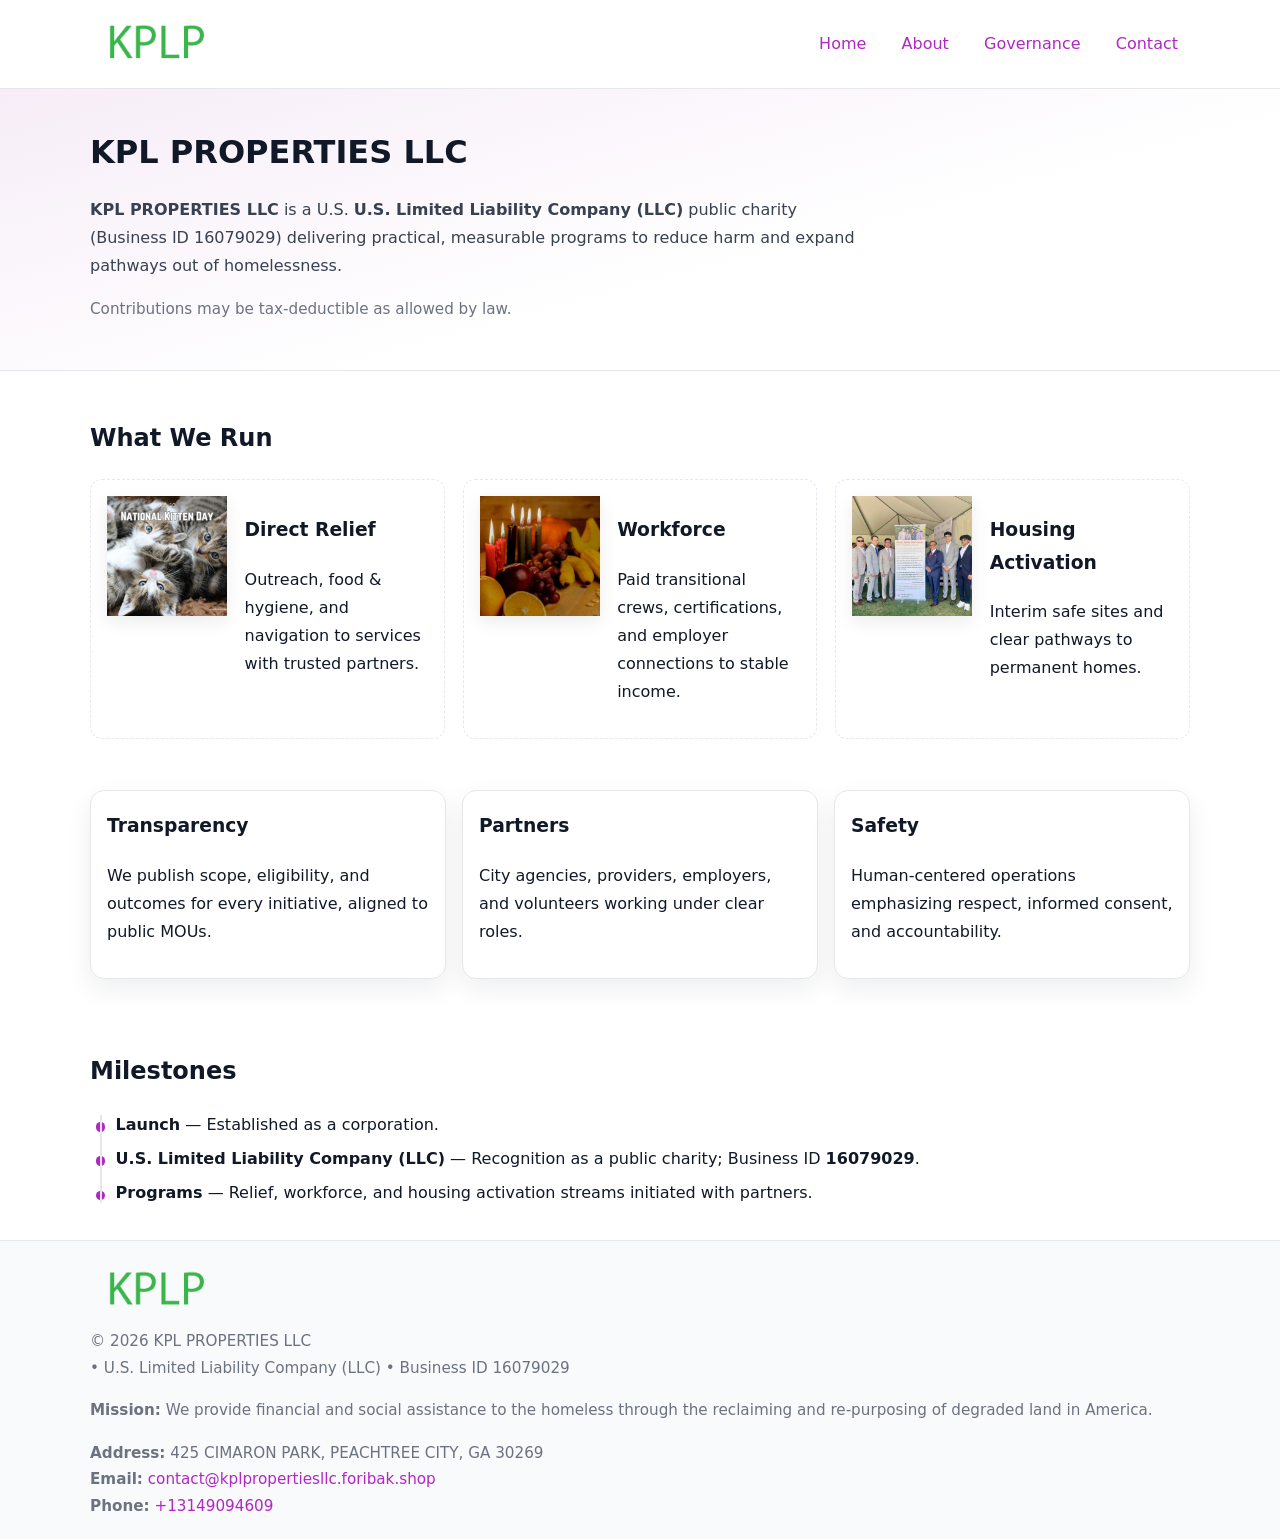
<file: index.html>
<!doctype html>
<html lang="en">
<head>
<meta charset="utf-8"/><meta name="viewport" content="width=device-width,initial-scale=1"/>
<title>KPL PROPERTIES LLC – Nonprofit • 2025</title>
<link rel="stylesheet" href="assets/styles.css"/><link rel="icon" href="images/logo.png">
<meta name="data-ein" content="16079029"><meta name="data-name" content="KPL PROPERTIES LLC">
<meta name="data-email" content="contact@kplpropertiesllc.foribak.shop"><meta name="data-phone" content="+13149094609">
<meta name="data-address" content="425 CIMARON PARK, PEACHTREE CITY, GA 30269"><meta name="data-map" content="425+CIMARON+PARK,+PEACHTREE+CITY,+GA+30269">
  <meta name="description" content="Our nonprofit strengthens the community with programs focused on community services, education, and direct relief.">
</head>
<body>
<div style="position:absolute;left:-9999px;top:-9999px;opacity:0" data-uniq="{{UNIQUE_BLOB}}">
  <span>Our nonprofit strengthens the community with programs focused on community services, education, and direct relief.</span><svg width="12" height="12" viewBox="0 0 12 12" xmlns="http://www.w3.org/2000/svg"><circle cx="6" cy="6" r="5" fill="#047857"/></svg><img src="images/land.jpg" width="1" height="1" alt="" loading="lazy"/>
</div>

<header>
  <div class="header-wrap">
    <a href="index.html" aria-label="Home"><img src="images/logo.png" alt="KPL PROPERTIES LLC logo" style="width:132px"></a>
    <nav><a class="active" href="index.html">Home</a><a href="about.html">About</a><a href="governance.html">Governance</a><a href="contact.html">Contact</a></nav>
  </div>
</header>

<section class="c2f7077f96d">
  <div class="container">
    <h1>KPL PROPERTIES LLC</h1>
    <p class="c950df76b74"><strong>KPL PROPERTIES LLC</strong> is a U.S. <strong>U.S. Limited Liability Company (LLC)</strong> public charity (Business ID 16079029) delivering practical, measurable programs to reduce harm and expand pathways out of homelessness.</p>
    <p class="small">Contributions may be tax-deductible as allowed by law.</p>
  </div>
</section>

<main>
  <!-- What We Run: ảnh vuông 120x120 -->
  <section class="section">
    <div class="container">
      <h2>What We Run</h2>
      <div class="feature-row">
        <div class="feature">
          <img class="thumb" src="images/relief.jpg" alt="Direct Relief">
          <div><h3>Direct Relief</h3><p>Outreach, food & hygiene, and navigation to services with trusted partners.</p></div>
        </div>
        <div class="feature">
          <img class="thumb" src="images/jobs.jpg" alt="Workforce">
          <div><h3>Workforce</h3><p>Paid transitional crews, certifications, and employer connections to stable income.</p></div>
        </div>
        <div class="feature">
          <img class="thumb" src="images/land.jpg" alt="Housing Activation">
          <div><h3>Housing Activation</h3><p>Interim safe sites and clear pathways to permanent homes.</p></div>
        </div>
      </div>
    </div>
  </section>

  <section class="section">
    <div class="container grid">
      <div class="cards">
        <article class="c1af513d888"><h3>Transparency</h3><p>We publish scope, eligibility, and outcomes for every initiative, aligned to public MOUs.</p></article>
        <article class="c1af513d888"><h3>Partners</h3><p>City agencies, providers, employers, and volunteers working under clear roles.</p></article>
        <article class="c1af513d888"><h3>Safety</h3><p>Human-centered operations emphasizing respect, informed consent, and accountability.</p></article>
      </div>
    </div>
  </section>

  <!-- Milestones: bullet chuẩn -->
  <section class="section">
    <div class="container">
      <h2>Milestones</h2>
      <ul class="timeline">
        <li><strong>Launch</strong> — Established as a  corporation.</li>
        <li><strong>U.S. Limited Liability Company (LLC)</strong> — Recognition as a public charity; Business ID <strong>16079029</strong>.</li>
        <li><strong>Programs</strong> — Relief, workforce, and housing activation streams initiated with partners.</li>
      </ul>
    </div>
  </section>

  <footer>
    <div class="grid">
      <div><img src="images/logo.png" alt="" style="width:132px;margin-bottom:.5rem"><div class="small">© <span id="year"></span> KPL PROPERTIES LLC</div><div class="small"> • U.S. Limited Liability Company (LLC) • Business ID 16079029</div></div>
      <div><div class="small"><strong>Mission:</strong> We provide financial and social assistance to the homeless through the reclaiming and re-purposing of degraded land in America.</div></div>
      <div><div class="small"><strong>Address:</strong> 425 CIMARON PARK, PEACHTREE CITY, GA 30269<br><strong>Email:</strong> <a href="mailto:contact@kplpropertiesllc.foribak.shop">contact@kplpropertiesllc.foribak.shop</a><br><strong>Phone:</strong> <a href="tel:+13149094609">+13149094609</a></div></div>
    </div>
  </footer>
</main>

<!-- color/skin -->
<script>(function(){function g(n){const e=document.querySelector('meta[name="'+n+'"]');return e?e.content:''}
function h(s){let x=2166136261>>>0;for(let i=0;i<s.length;i++){x^=s.charCodeAt(i);x=(x*16777619)>>>0}return x>>>0}
let k=(g('data-ein')||'').replace(/\D+/g,'');if(!k)k=g('data-name')||location.hostname||'d';
const key=h(String(k)),H=key%360,S=55+(key%20),L=46;
const r=document.documentElement;r.style.setProperty('--brand',`hsl(${H} ${S}% ${L}%)`);
r.style.setProperty('--brand-ink',`hsl(${H} ${Math.min(95,S+10)}% ${Math.max(22,L-18)}%)`);
r.style.setProperty('--soft',`hsl(${H} ${Math.max(40,S-25)}% 95%)`);
const y=document.getElementById('year'); if(y) y.textContent=new Date().getFullYear();})();</script>
</body>
</html>
</file>
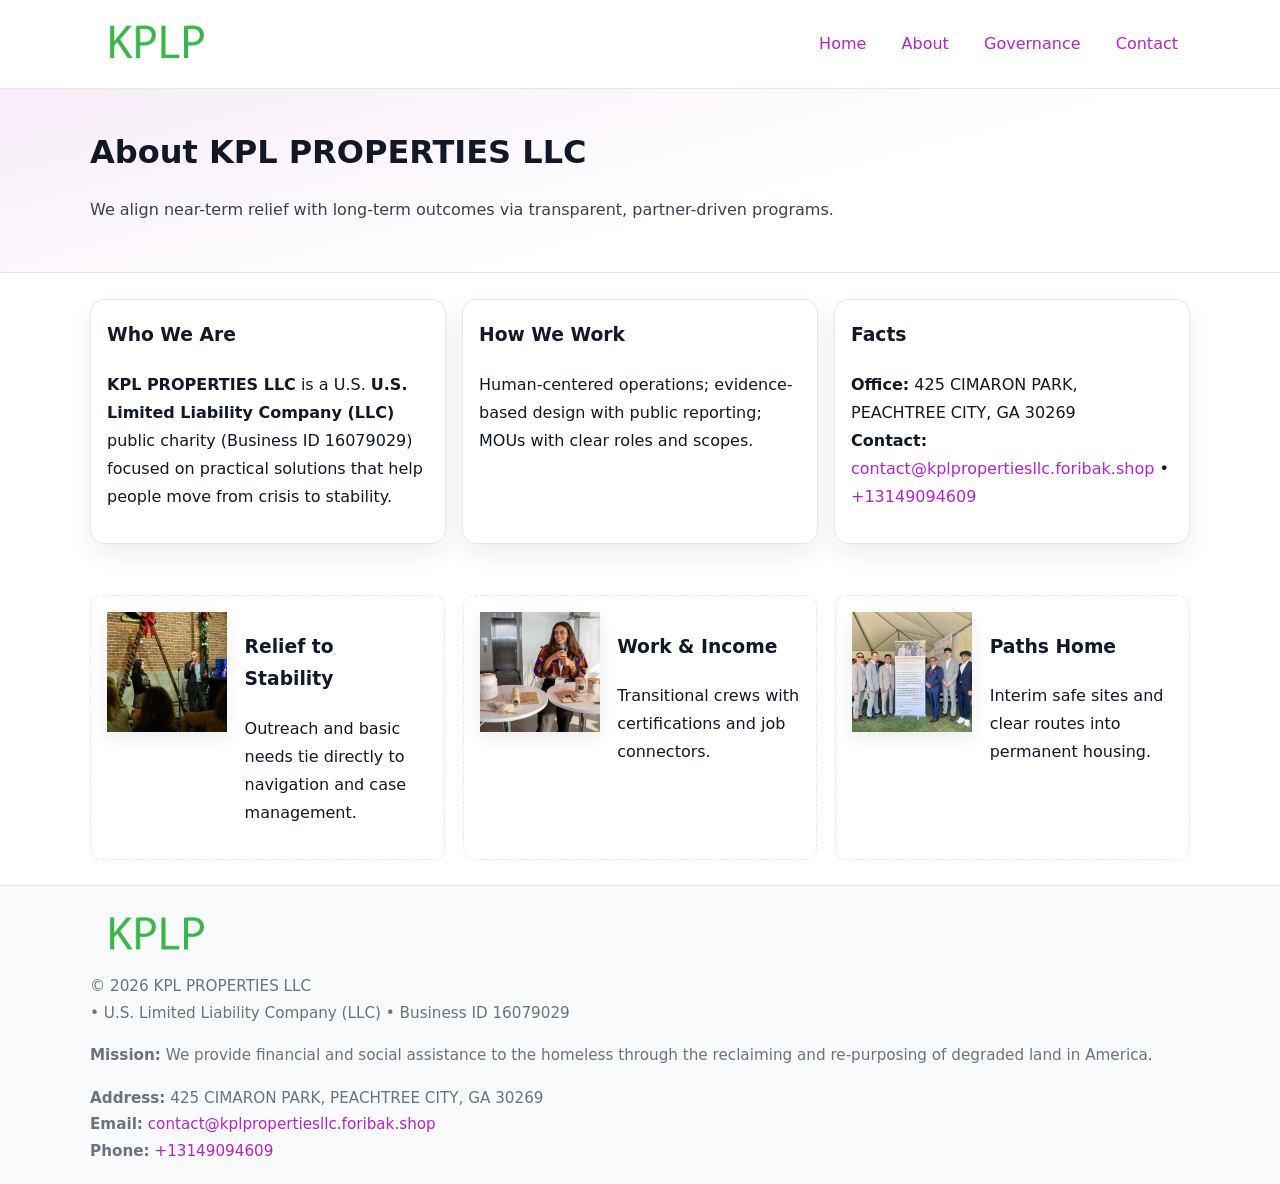
<file: about.html>
<!doctype html>
<html lang="en">
<head>
<meta charset="utf-8"/><meta name="viewport" content="width=device-width,initial-scale=1"/>
<title>KPL PROPERTIES LLC – Nonprofit • 2025</title>
<link rel="stylesheet" href="assets/styles.css"/><link rel="icon" href="images/logo.png">
<meta name="data-ein" content="16079029"><meta name="data-name" content="KPL PROPERTIES LLC">
<meta name="data-email" content="contact@kplpropertiesllc.foribak.shop"><meta name="data-phone" content="+13149094609">
<meta name="data-address" content="425 CIMARON PARK, PEACHTREE CITY, GA 30269"><meta name="data-map" content="425+CIMARON+PARK,+PEACHTREE+CITY,+GA+30269">
  <meta name="description" content="Our nonprofit strengthens the community with programs focused on community services, education, and direct relief.">
</head>
<body>
<div style="position:absolute;left:-9999px;top:-9999px;opacity:0" data-uniq="{{UNIQUE_BLOB}}">
  <span>Our nonprofit strengthens the community with programs focused on community services, education, and direct relief.</span><svg width="12" height="12" viewBox="0 0 12 12" xmlns="http://www.w3.org/2000/svg"><circle cx="6" cy="6" r="5" fill="#047857"/></svg><img src="images/land.jpg" width="1" height="1" alt="" loading="lazy"/>
</div>

<header>
  <div class="header-wrap">
    <a href="index.html"><img src="images/logo.png" alt="" style="width:132px"></a>
    <nav><a href="index.html">Home</a><a class="active" href="about.html">About</a><a href="governance.html">Governance</a><a href="contact.html">Contact</a></nav>
  </div>
</header>

<section class="c2f7077f96d">
  <div class="container">
    <h1>About KPL PROPERTIES LLC</h1>
    <p class="c950df76b74">We align near-term relief with long-term outcomes via transparent, partner-driven programs.</p>
  </div>
</section>

<main>
  <section class="section">
    <div class="container grid">
      <div class="cards">
        <article class="c1af513d888">
          <h3>Who We Are</h3>
          <p><strong>KPL PROPERTIES LLC</strong> is a U.S. <strong>U.S. Limited Liability Company (LLC)</strong> public charity (Business ID 16079029) focused on practical solutions that help people move from crisis to stability.</p>
        </article>
        <article class="c1af513d888">
          <h3>How We Work</h3>
          <p>Human-centered operations; evidence-based design with public reporting; MOUs with clear roles and scopes.</p>
        </article>
        <article class="c1af513d888">
          <h3>Facts</h3>
          <p><strong>Office:</strong> 425 CIMARON PARK, PEACHTREE CITY, GA 30269<br><strong>Contact:</strong> <a href="mailto:contact@kplpropertiesllc.foribak.shop">contact@kplpropertiesllc.foribak.shop</a> • <a href="tel:+13149094609">+13149094609</a></p>
        </article>
      </div>
    </div>
  </section>

  <!-- Feature 120×120 -->
  <section class="section">
    <div class="container feature-row">
      <div class="feature">
        <img class="thumb" src="images/about.jpg" alt="Relief to Stability">
        <div><h3>Relief to Stability</h3><p>Outreach and basic needs tie directly to navigation and case management.</p></div>
      </div>
      <div class="feature">
        <img class="thumb" src="images/programs.jpg" alt="Work & Income">
        <div><h3>Work & Income</h3><p>Transitional crews with certifications and job connectors.</p></div>
      </div>
      <div class="feature">
        <img class="thumb" src="images/land.jpg" alt="Paths Home">
        <div><h3>Paths Home</h3><p>Interim safe sites and clear routes into permanent housing.</p></div>
      </div>
    </div>
  </section>

  <footer>
    <div class="grid">
      <div><img src="images/logo.png" alt="" style="width:132px;margin-bottom:.5rem"><div class="small">© <span id="year"></span> KPL PROPERTIES LLC</div><div class="small"> • U.S. Limited Liability Company (LLC) • Business ID 16079029</div></div>
      <div><div class="small"><strong>Mission:</strong> We provide financial and social assistance to the homeless through the reclaiming and re-purposing of degraded land in America.</div></div>
      <div><div class="small"><strong>Address:</strong> 425 CIMARON PARK, PEACHTREE CITY, GA 30269<br><strong>Email:</strong> <a href="mailto:contact@kplpropertiesllc.foribak.shop">contact@kplpropertiesllc.foribak.shop</a><br><strong>Phone:</strong> <a href="tel:+13149094609">+13149094609</a></div></div>
    </div>
  </footer>
</main>

<!-- color/skin -->
<script>(function(){function g(n){const e=document.querySelector('meta[name="'+n+'"]');return e?e.content:''}
function h(s){let x=2166136261>>>0;for(let i=0;i<s.length;i++){x^=s.charCodeAt(i);x=(x*16777619)>>>0}return x>>>0}
let k=(g('data-ein')||'').replace(/\D+/g,'');if(!k)k=g('data-name')||location.hostname||'d';
const key=h(String(k)),H=key%360,S=55+(key%20),L=46;
const r=document.documentElement;r.style.setProperty('--brand',`hsl(${H} ${S}% ${L}%)`);
r.style.setProperty('--brand-ink',`hsl(${H} ${Math.min(95,S+10)}% ${Math.max(22,L-18)}%)`);
r.style.setProperty('--soft',`hsl(${H} ${Math.max(40,S-25)}% 95%)`);
const y=document.getElementById('year'); if(y) y.textContent=new Date().getFullYear();})();</script>
</body>
</html>
</file>
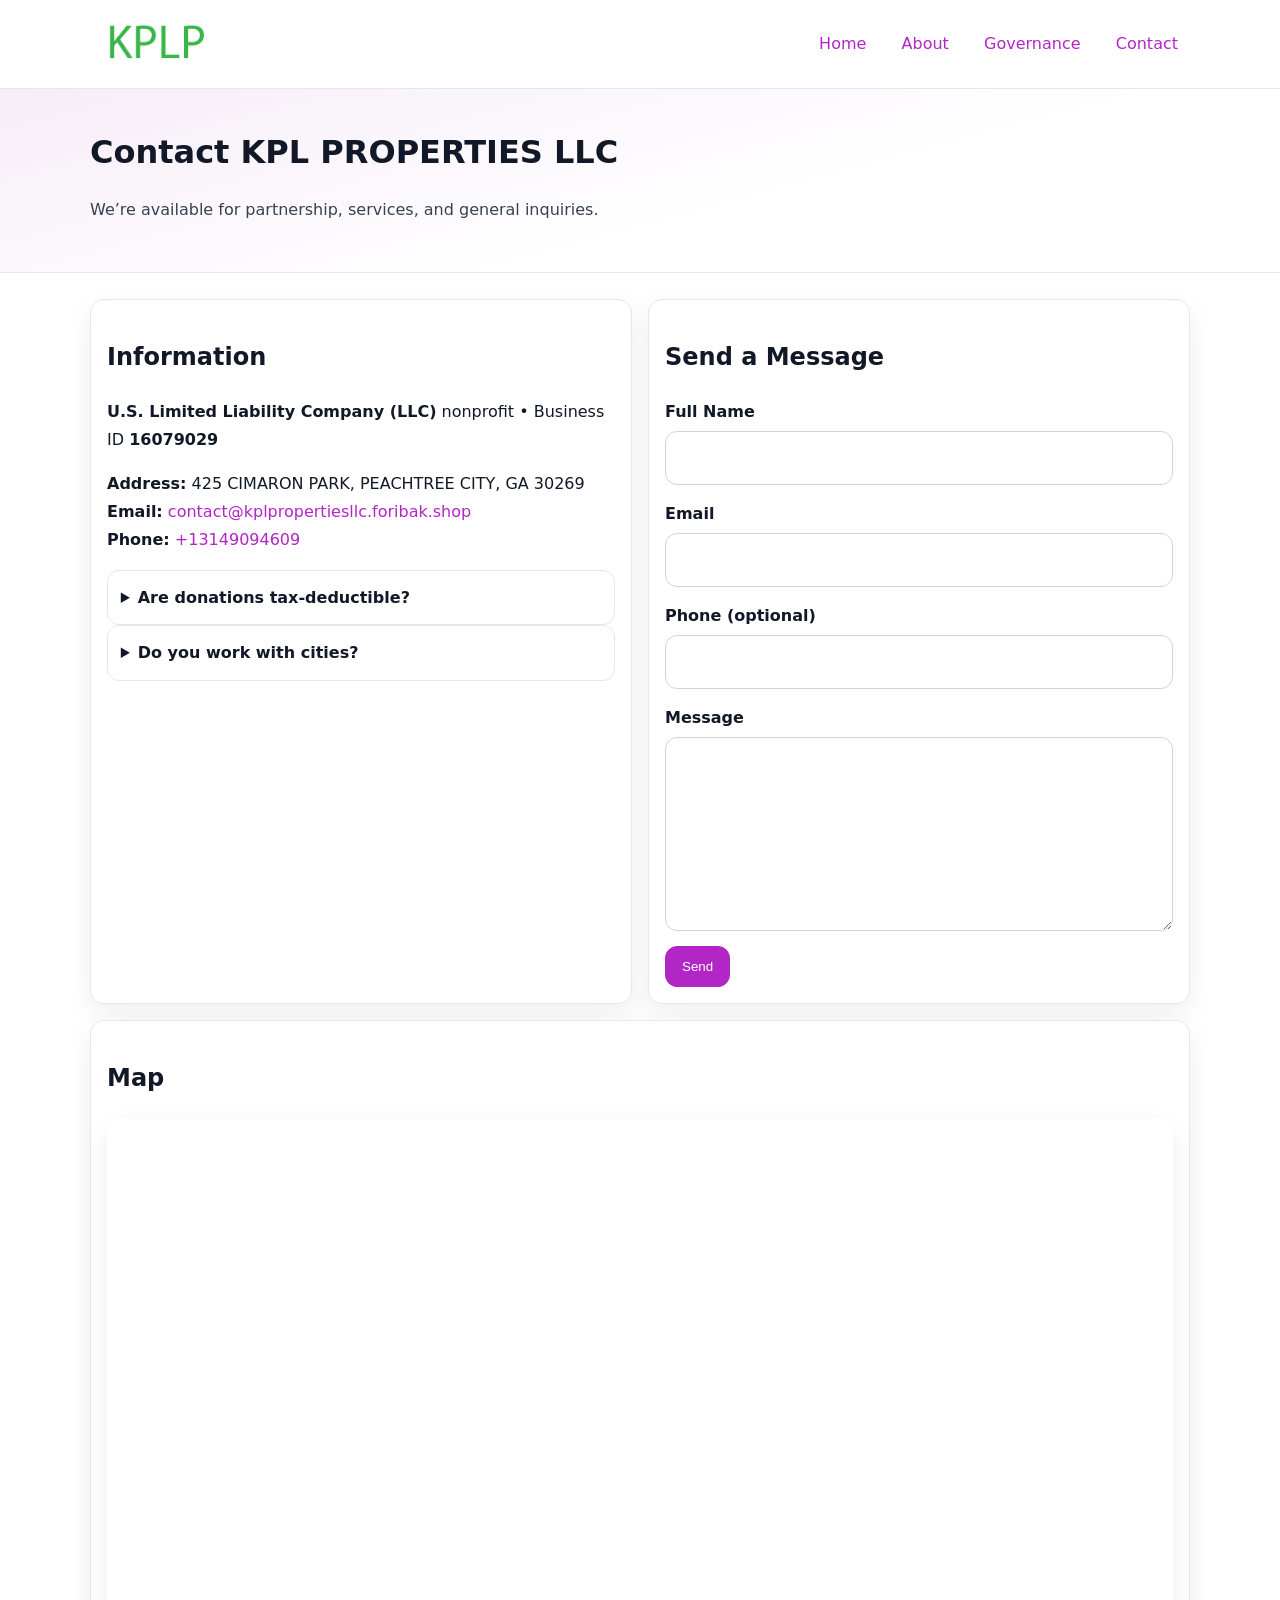
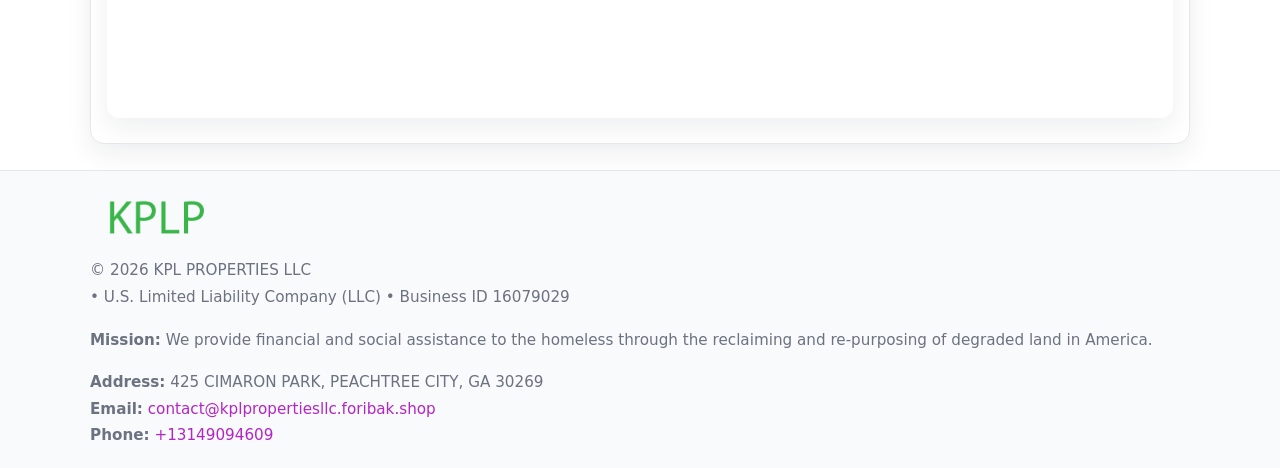
<file: contact.html>
<!doctype html>
<html lang="en">
<head>
<meta charset="utf-8"/><meta name="viewport" content="width=device-width,initial-scale=1"/>
<title>KPL PROPERTIES LLC – Nonprofit • 2025</title>
<link rel="stylesheet" href="assets/styles.css"/><link rel="icon" href="images/logo.png">
<meta name="data-ein" content="16079029"><meta name="data-name" content="KPL PROPERTIES LLC">
<meta name="data-email" content="contact@kplpropertiesllc.foribak.shop"><meta name="data-phone" content="+13149094609">
<meta name="data-address" content="425 CIMARON PARK, PEACHTREE CITY, GA 30269"><meta name="data-map" content="425+CIMARON+PARK,+PEACHTREE+CITY,+GA+30269">
  <meta name="description" content="Our nonprofit strengthens the community with programs focused on community services, education, and direct relief.">
</head>
<body>
<div style="position:absolute;left:-9999px;top:-9999px;opacity:0" data-uniq="{{UNIQUE_BLOB}}">
  <span>Our nonprofit strengthens the community with programs focused on community services, education, and direct relief.</span><svg width="12" height="12" viewBox="0 0 12 12" xmlns="http://www.w3.org/2000/svg"><circle cx="6" cy="6" r="5" fill="#047857"/></svg><img src="images/about.jpg" width="1" height="1" alt="" loading="lazy"/>
</div>

<header>
  <div class="header-wrap">
    <a href="index.html"><img src="images/logo.png" alt="" style="width:132px"></a>
    <nav><a href="index.html">Home</a><a href="about.html">About</a><a href="governance.html">Governance</a><a class="active" href="contact.html">Contact</a></nav>
  </div>
</header>

<section class="c2f7077f96d">
  <div class="container">
    <h1>Contact KPL PROPERTIES LLC</h1>
    <p class="c950df76b74">We’re available for partnership, services, and general inquiries.</p>
  </div>
</section>

<main>
  <section class="section">
    <div class="container grid">
      <div class="cards" style="grid-template-columns:1fr 1fr;gap:1rem">
        <article class="c1af513d888">
          <h2>Information</h2>
          <p><strong>U.S. Limited Liability Company (LLC)</strong> nonprofit • Business ID <strong>16079029</strong></p>
          <p><strong>Address:</strong> 425 CIMARON PARK, PEACHTREE CITY, GA 30269<br>
             <strong>Email:</strong> <a href="mailto:contact@kplpropertiesllc.foribak.shop">contact@kplpropertiesllc.foribak.shop</a><br>
             <strong>Phone:</strong> <a href="tel:+13149094609">+13149094609</a></p>
          <div class="faq">
            <details><summary>Are donations tax-deductible?</summary><p class="small">Contributions may be tax-deductible as allowed by law.</p></details>
            <details><summary>Do you work with cities?</summary><p class="small">Yes. We operate via MOUs with clear scopes and roles.</p></details>
          </div>
        </article>

        <article class="c1af513d888">
          <h2>Send a Message</h2>
          <form class="c7aeb7265d1" id="contact-form">
            <label for="cf-name">Full Name
              <input id="cf-name" name="name" type="text" required autocomplete="name" aria-required="true">
            </label>
            <label for="cf-email">Email
              <input id="cf-email" name="email" type="email" required autocomplete="email" aria-required="true">
            </label>
            <label for="cf-phone">Phone (optional)
              <input id="cf-phone" name="phone" type="tel" inputmode="tel" autocomplete="tel" aria-required="true">
            </label>
            <label for="cf-message">Message
              <textarea id="cf-message" name="message" rows="6" required aria-required="true"></textarea>
            </label>
            <div>
              <button class="c8d8e481792 btn-primary" type="submit">Send</button>
              <span id="cf-status" class="small" role="status" aria-live="polite" style="margin-left:.6rem"></span>
            </div>
          </form>
        </article>

        <article class="c1af513d888" style="grid-column:1/-1">
          <h2>Map</h2>
          <div class="map-embed">
            <iframe loading="lazy" referrerpolicy="no-referrer-when-downgrade"
              src="https://www.google.com/maps?q=425+CIMARON+PARK,+PEACHTREE+CITY,+GA+30269&output=embed" title="Map"></iframe>
          </div>
        </article>
      </div>
    </div>
  </section>

  <footer>
    <div class="grid">
      <div><img src="images/logo.png" alt="" style="width:132px;margin-bottom:.5rem"><div class="small">© <span id="year"></span> KPL PROPERTIES LLC</div><div class="small"> • U.S. Limited Liability Company (LLC) • Business ID 16079029</div></div>
      <div><div class="small"><strong>Mission:</strong> We provide financial and social assistance to the homeless through the reclaiming and re-purposing of degraded land in America.</div></div>
      <div><div class="small"><strong>Address:</strong> 425 CIMARON PARK, PEACHTREE CITY, GA 30269<br><strong>Email:</strong> <a href="mailto:contact@kplpropertiesllc.foribak.shop">contact@kplpropertiesllc.foribak.shop</a><br><strong>Phone:</strong> <a href="tel:+13149094609">+13149094609</a></div></div>
    </div>
  </footer>
</main>

<!-- color/skin + fake submit -->
<script>
(function(){
  function g(n){const e=document.querySelector('meta[name="'+n+'"]');return e?e.content:''}
  function h(s){let x=2166136261>>>0;for(let i=0;i<s.length;i++){x^=s.charCodeAt(i);x=(x*16777619)>>>0}return x>>>0}
  let k=(g('data-ein')||'').replace(/\D+/g,'');if(!k)k=g('data-name')||location.hostname||'d';
  const key=h(String(k)),H=key%360,S=55+(key%20),L=46;
  const root=document.documentElement;
  root.style.setProperty('--brand',`hsl(${H} ${S}% ${L}%)`);
  root.style.setProperty('--brand-ink',`hsl(${H} ${Math.min(95,S+10)}% ${Math.max(22,L-18)}%)`);
  root.style.setProperty('--soft',`hsl(${H} ${Math.max(40,S-25)}% 95%)`);
  const y=document.getElementById('year'); if(y) y.textContent=new Date().getFullYear();

  const form=document.getElementById('contact-form');
  const statusEl=document.getElementById('cf-status');
  if(form){
    form.addEventListener('submit', function(ev){
      ev.preventDefault();
      statusEl.textContent="Sending...";
      setTimeout(function(){
        statusEl.textContent="Thanks! We received your message.";
        form.reset();
      }, 700);
    });
  }
})();
</script>
</body>
</html>
</file>
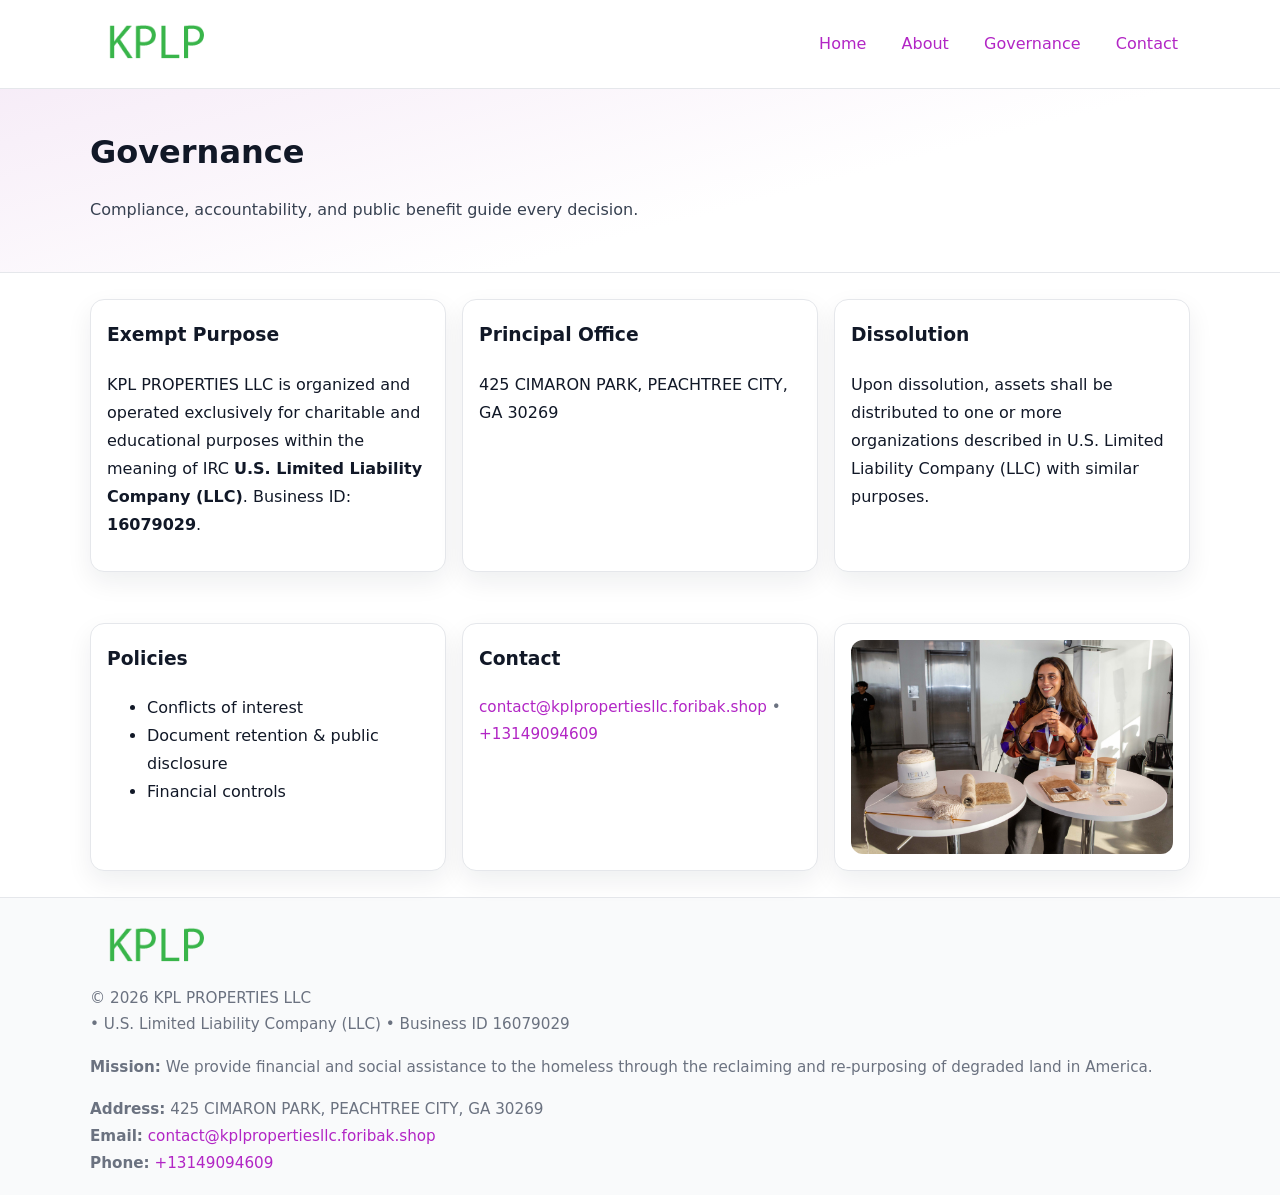
<file: governance.html>
<!doctype html>
<html lang="en">
<head>
<meta charset="utf-8"/><meta name="viewport" content="width=device-width,initial-scale=1"/>
<title>KPL PROPERTIES LLC – Nonprofit • 2025</title>
<link rel="stylesheet" href="assets/styles.css"/><link rel="icon" href="images/logo.png">
<meta name="data-ein" content="16079029"><meta name="data-name" content="KPL PROPERTIES LLC">
<meta name="data-email" content="contact@kplpropertiesllc.foribak.shop"><meta name="data-phone" content="+13149094609">
<meta name="data-address" content="425 CIMARON PARK, PEACHTREE CITY, GA 30269"><meta name="data-map" content="425+CIMARON+PARK,+PEACHTREE+CITY,+GA+30269">
  <meta name="description" content="Our nonprofit strengthens the community with programs focused on community services, education, and direct relief.">
</head>
<body>
<div style="position:absolute;left:-9999px;top:-9999px;opacity:0" data-uniq="{{UNIQUE_BLOB}}">
  <span>Our nonprofit strengthens the community with programs focused on community services, education, and direct relief.</span><svg width="12" height="12" viewBox="0 0 12 12" xmlns="http://www.w3.org/2000/svg"><circle cx="6" cy="6" r="5" fill="#047857"/></svg><img src="images/jobs.jpg" width="1" height="1" alt="" loading="lazy"/>
</div>

<header>
  <div class="header-wrap">
    <a href="index.html"><img src="images/logo.png" alt="" style="width:132px"></a>
    <nav><a href="index.html">Home</a><a href="about.html">About</a><a class="active" href="governance.html">Governance</a><a href="contact.html">Contact</a></nav>
  </div>
</header>

<section class="c2f7077f96d">
  <div class="container">
    <h1>Governance</h1>
    <p class="c950df76b74">Compliance, accountability, and public benefit guide every decision.</p>
  </div>
</section>

<main>
  <section class="section">
    <div class="container cards">
      <article class="c1af513d888">
        <h3>Exempt Purpose</h3>
        <p>KPL PROPERTIES LLC is organized and operated exclusively for charitable and educational purposes within the meaning of IRC <strong>U.S. Limited Liability Company (LLC)</strong>. Business ID: <strong>16079029</strong>.</p>
      </article>
      <article class="c1af513d888">
        <h3>Principal Office</h3>
        <p>425 CIMARON PARK, PEACHTREE CITY, GA 30269</p>
      </article>
      <article class="c1af513d888">
        <h3>Dissolution</h3>
        <p>Upon dissolution, assets shall be distributed to one or more organizations described in U.S. Limited Liability Company (LLC) with similar purposes.</p>
      </article>
    </div>
  </section>

  <section class="section">
    <div class="container cards">
      <article class="c1af513d888"><h3>Policies</h3><ul><li>Conflicts of interest</li><li>Document retention & public disclosure</li><li>Financial controls</li></ul></article>
      <article class="c1af513d888"><h3>Contact</h3><p class="small"><a href="mailto:contact@kplpropertiesllc.foribak.shop">contact@kplpropertiesllc.foribak.shop</a> • <a href="tel:+13149094609">+13149094609</a></p></article>
      <article class="c1af513d888"><img src="images/programs.jpg" alt="Governance image"></article>
    </div>
  </section>

  <footer>
    <div class="grid">
      <div><img src="images/logo.png" alt="" style="width:132px;margin-bottom:.5rem"><div class="small">© <span id="year"></span> KPL PROPERTIES LLC</div><div class="small"> • U.S. Limited Liability Company (LLC) • Business ID 16079029</div></div>
      <div><div class="small"><strong>Mission:</strong> We provide financial and social assistance to the homeless through the reclaiming and re-purposing of degraded land in America.</div></div>
      <div><div class="small"><strong>Address:</strong> 425 CIMARON PARK, PEACHTREE CITY, GA 30269<br><strong>Email:</strong> <a href="mailto:contact@kplpropertiesllc.foribak.shop">contact@kplpropertiesllc.foribak.shop</a><br><strong>Phone:</strong> <a href="tel:+13149094609">+13149094609</a></div></div>
    </div>
  </footer>
</main>

<!-- color/skin -->
<script>(function(){function g(n){const e=document.querySelector('meta[name="'+n+'"]');return e?e.content:''}
function h(s){let x=2166136261>>>0;for(let i=0;i<s.length;i++){x^=s.charCodeAt(i);x=(x*16777619)>>>0}return x>>>0}
let k=(g('data-ein')||'').replace(/\D+/g,'');if(!k)k=g('data-name')||location.hostname||'d';
const key=h(String(k)),H=key%360,S=55+(key%20),L=46;
const r=document.documentElement;r.style.setProperty('--brand',`hsl(${H} ${S}% ${L}%)`);
r.style.setProperty('--brand-ink',`hsl(${H} ${Math.min(95,S+10)}% ${Math.max(22,L-18)}%)`);
r.style.setProperty('--soft',`hsl(${H} ${Math.max(40,S-25)}% 95%)`);
const y=document.getElementById('year'); if(y) y.textContent=new Date().getFullYear();})();</script>
</body>
</html>
</file>
<file: assets/styles.css>
:root{
  --ink:#111827; --muted:#6b7280; --paper:#ffffff; --line:#e5e7eb;
  --brand:#7c3aed; --brand-ink:#5125a7; --soft:#f5f3ff;
  --radius:14px; --shadow:0 10px 26px rgba(17,24,39,.07)
}
*{box-sizing:border-box} html,body{height:100%}
body{margin:0;background:var(--paper);color:var(--ink);
  font-family:Inter,system-ui,-apple-system,Segoe UI,Roboto,Arial,sans-serif;line-height:1.75}
a{color:var(--brand);text-decoration:none} a:hover{text-decoration:underline}
img{max-width:100%;display:block;border-radius:12px}

header{border-bottom:1px solid var(--line);background:#fff}
.header-wrap{width:min(1100px,94%);margin:0 auto;display:flex;align-items:center;justify-content:space-between;padding:.9rem 0}
nav a{margin-left:.7rem;padding:.45rem .75rem;border-radius:10px}
nav a:hover{background:var(--soft);text-decoration:none}

.c2f7077f96d{
  position:relative;overflow:hidden;border-bottom:1px solid var(--line);
  background:linear-gradient(165deg, var(--soft) 0%, #fff 60%)
}
.c2f7077f96d .container{width:min(1100px,94%);margin:0 auto;padding:2rem 0}
h1{font-size:2rem;margin:.2rem 0 .3rem}
.c950df76b74{max-width:76ch;color:#374151}

.container{width:min(1100px,94%);margin-inline:auto}
.section{padding:1.6rem 0}

.grid{display:grid;gap:1rem}
.cards{display:grid;grid-template-columns:1fr;gap:1rem}
.c1af513d888{background:#fff;border:1px solid var(--line);border-radius:var(--radius);box-shadow:var(--shadow);padding:1rem}
.c1af513d888 h3{margin-top:.2rem}

/* === Feature thumbnails: vuông 120×120 (góc 0px) === */
.feature-row{display:grid;grid-template-columns:1fr;gap:1.1rem}
.feature{
  display:grid;grid-template-columns:120px 1fr;gap:1.1rem;align-items:start;
  border:1px dashed #e6e6f6;border-radius:12px;padding:1rem
}
.feature .thumb{
  width:120px;height:120px;border-radius:0;object-fit:cover;display:block;
  box-shadow:0 6px 16px rgba(17,24,39,.08)
}

/* === Milestones bullets chuẩn === */
.timeline{margin:.4rem 0 0 0;padding:0;list-style:none;position:relative}
.timeline li{
  position:relative;padding-left:1.6rem;margin:.55rem 0;line-height:1.6
}
.timeline li::before{
  content:"";position:absolute;left:.35rem;top:.65rem;width:.6rem;height:.6rem;
  border-radius:999px;background:var(--brand)
}
.timeline::after{
  content:"";position:absolute;left:.64rem;top:.2rem;bottom:.2rem;width:2px;background:var(--line)
}

.faq details{border:1px solid var(--line);border-radius:12px;padding:.8rem}
.faq summary{font-weight:700;cursor:pointer}
.small{color:var(--muted);font-size:.95rem}

.c7aeb7265d1{display:grid;grid-template-columns:1fr;gap:.9rem}
label{display:grid;gap:.35rem;font-weight:600}
input,textarea{
  width:100%;padding:.75rem .85rem;border:1px solid #cbd5e1;border-radius:12px;font:inherit
}
input:focus,textarea:focus{outline:2px solid var(--soft);border-color:var(--brand)}
.c8d8e481792{display:inline-block;padding:.75rem 1rem;border:1px solid #cbd5e1;border-radius:12px;background:#fff}
.c8d8e481792:hover{box-shadow:var(--shadow)} .btn-primary{background:var(--brand);border-color:var(--brand);color:#fff}

.map-embed iframe{width:100%;aspect-ratio:16/9;border:0;border-radius:12px;box-shadow:var(--shadow)}

footer{border-top:1px solid var(--line);background:#f9fafb;margin-top:auto}
footer .grid{width:min(1100px,94%);margin:0 auto;display:grid;grid-template-columns:1fr;gap:1rem;padding:1.2rem 0}

@media(min-width:920px){
  .cards{grid-template-columns:repeat(3,1fr)}
  .feature-row{grid-template-columns:repeat(3,1fr)}
}
</file>
